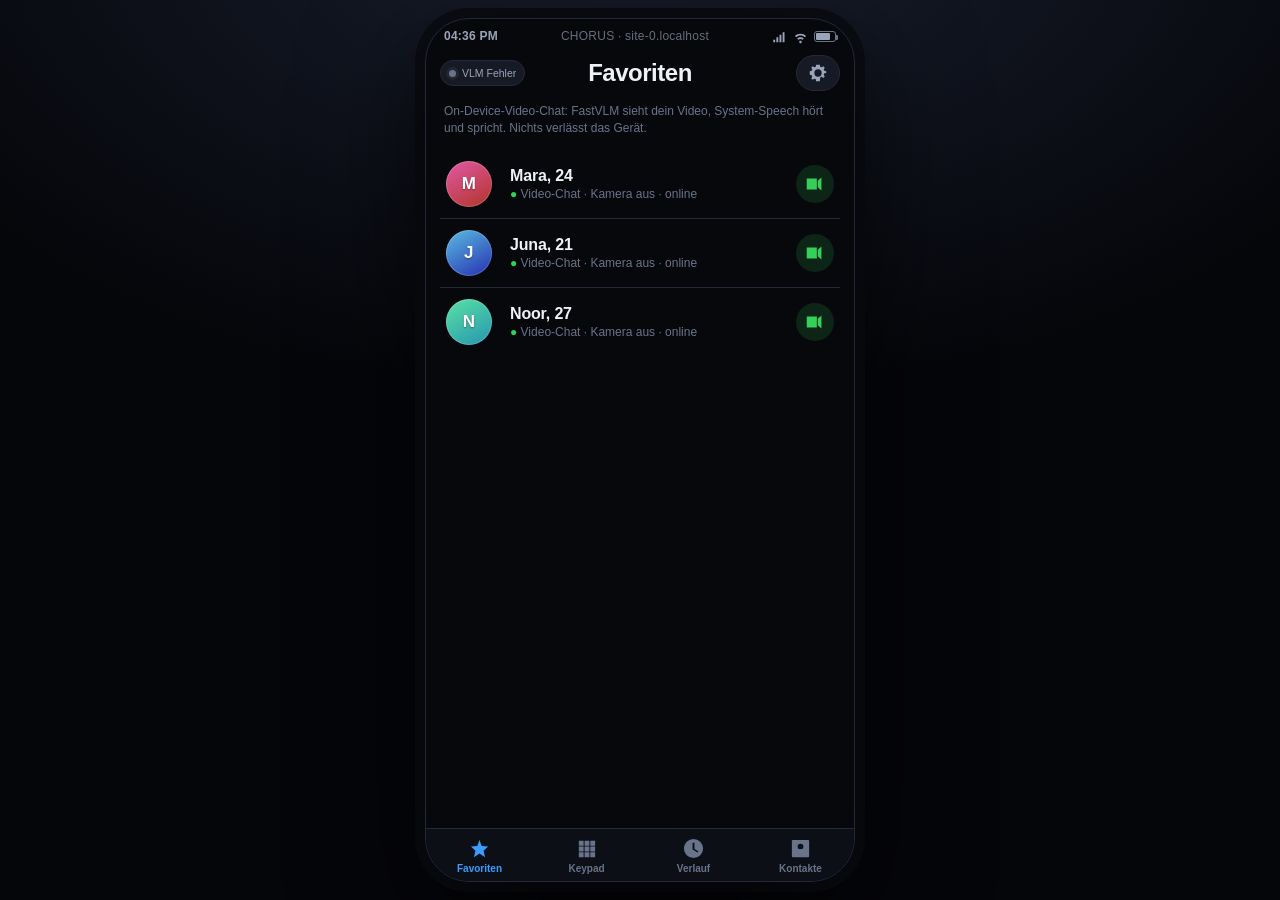
<file: index.html>
<!doctype html>
<html lang="de">
<head>
<meta charset="utf-8">
<meta name="viewport" content="width=device-width, initial-scale=1">
<meta http-equiv="refresh" content="0; url=web/index.html">
<title>CHORUS · FastVLM Live-Video-Chat</title>
<style>
  body{margin:0;height:100vh;display:flex;align-items:center;justify-content:center;
    background:radial-gradient(900px 600px at 50% -10%,#1a2030,#05060a 70%);color:#eef1f7;
    font-family:-apple-system,BlinkMacSystemFont,"Segoe UI",Roboto,Arial,sans-serif;text-align:center}
  a{color:#3b9dff}
  .dot{width:10px;height:10px;border-radius:50%;background:#34d058;display:inline-block;
    margin-right:8px;animation:p 1.2s infinite}
  @keyframes p{50%{opacity:.3}}
</style>
</head>
<body>
  <div>
    <p><span class="dot"></span>CHORUS · FastVLM Live-Vision-Sprachchat</p>
    <p>Weiter zur App: <a href="web/index.html">web/index.html</a></p>
  </div>
</body>
</html>
</file>
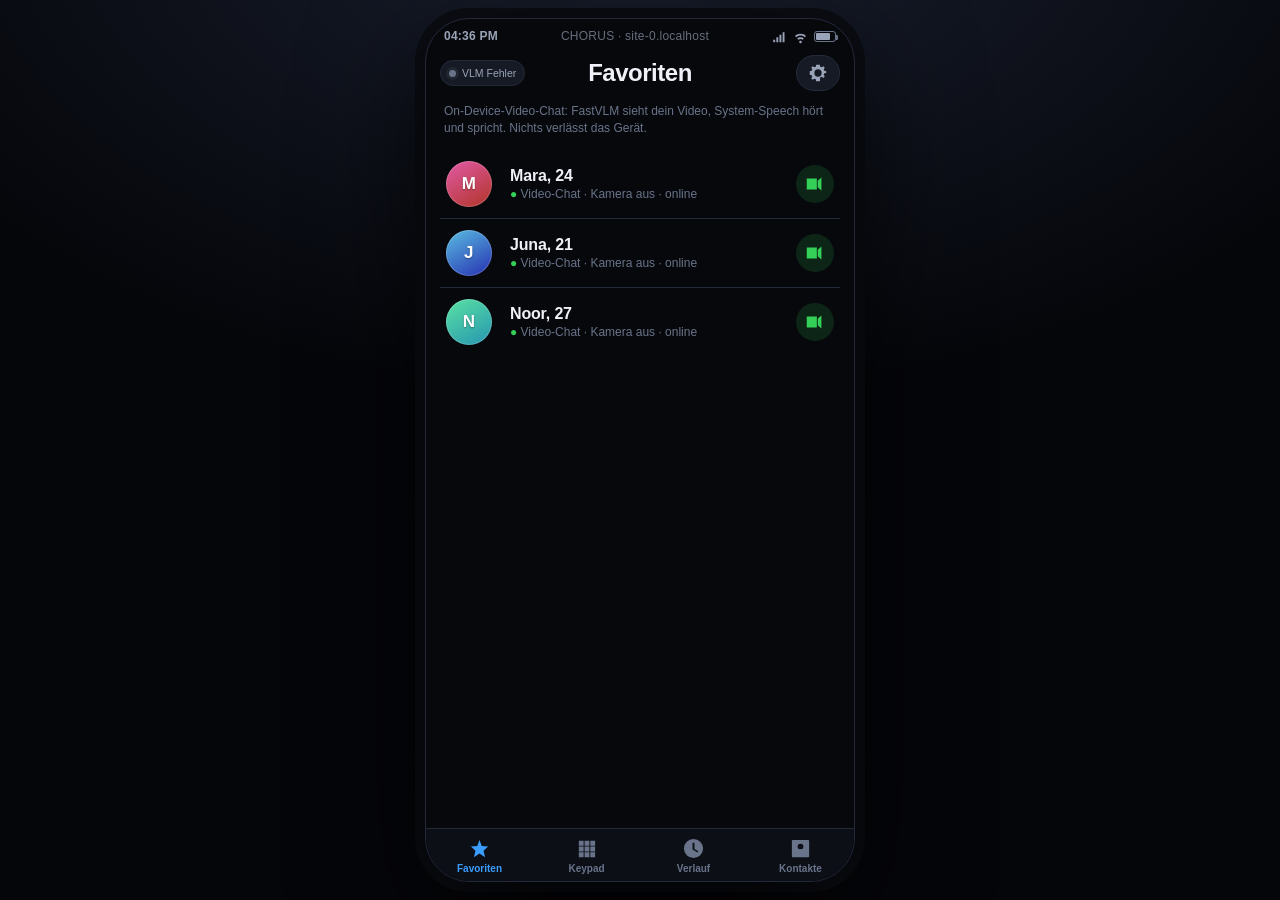
<file: web/index.html>
<!doctype html>
<html lang="de">
<head>
<meta charset="utf-8">
<meta name="viewport" content="width=device-width, initial-scale=1, maximum-scale=1, user-scalable=no, viewport-fit=cover">
<meta name="theme-color" content="#0b0d12">
<meta name="apple-mobile-web-app-capable" content="yes">
<meta name="mobile-web-app-capable" content="yes">
<meta name="apple-mobile-web-app-status-bar-style" content="black-translucent">
<title>CHORUS · FastVLM Video-Chat</title>
<link rel="manifest" href="manifest.webmanifest">
<link rel="stylesheet" href="styles.css">
<link rel="icon" href="assets/icon.svg" type="image/svg+xml">
</head>
<body>

<video id="cam" playsinline muted autoplay></video>
<canvas id="grab" hidden></canvas>

<div id="phone">

  <div class="statusbar">
    <span id="sb-time">--:--</span>
    <span class="sb-mid" id="sb-carrier">CHORUS · on-device</span>
    <span class="sb-right">
      <svg viewBox="0 0 24 24" class="ic"><path d="M2 17h3v4H2zM7 13h3v8H7zM12 9h3v12h-3zM17 5h3v16h-3z"/></svg>
      <svg viewBox="0 0 24 24" class="ic"><path d="M12 18.8c1.1 0 2 .9 2 2s-.9 2-2 2-2-.9-2-2 .9-2 2-2zm0-5.6c2 0 3.9.8 5.3 2.1l-1.9 2c-.9-.9-2.1-1.4-3.4-1.4s-2.5.5-3.4 1.4l-1.9-2C8.1 14 10 13.2 12 13.2zm0-5.6c3.4 0 6.5 1.3 8.8 3.5l-1.9 2C17.1 11.4 14.7 10.4 12 10.4s-5.1 1-6.9 2.7l-1.9-2C5.5 8.9 8.6 7.6 12 7.6z"/></svg>
      <span class="batt"><i id="sb-batt"></i></span>
    </span>
  </div>

  <!-- ══════════ Dialer ══════════ -->
  <section class="screen active" id="screen-dialer">
    <header class="nav">
      <button class="nav-btn ghost" id="btn-engine"><span class="dot" id="engine-dot"></span><span id="engine-label">VLM …</span></button>
      <h1 id="dialer-title">Favoriten</h1>
      <button class="nav-btn" id="btn-settings" aria-label="Einstellungen">
        <svg viewBox="0 0 24 24" class="ic"><path d="M12 8a4 4 0 100 8 4 4 0 000-8zm9 4l-2.1.4a7 7 0 01-.7 1.7l1.2 1.7-1.6 1.6-1.7-1.2a7 7 0 01-1.7.7L14 21h-4l-.4-2.1a7 7 0 01-1.7-.7L6.2 19.4 4.6 17.8l1.2-1.7a7 7 0 01-.7-1.7L3 14v-4l2.1-.4a7 7 0 01.7-1.7L4.6 6.2l1.6-1.6 1.7 1.2a7 7 0 011.7-.7L10 3h4l.4 2.1a7 7 0 011.7.7l1.7-1.2 1.6 1.6-1.2 1.7a7 7 0 01.7 1.7L21 10z"/></svg>
      </button>
    </header>
    <div class="body">
      <div class="tabpane active" id="pane-fav">
        <p class="hint">On-Device-Video-Chat: FastVLM sieht dein Video, System-Speech hört und spricht. Nichts verlässt das Gerät.</p>
        <ul class="contacts" id="fav-list"></ul>
      </div>
      <div class="tabpane" id="pane-key">
        <div class="key-display"><span id="key-num">&nbsp;</span></div>
        <div class="keypad" id="keypad"></div>
        <div class="key-actions">
          <button class="round green big" id="key-call" aria-label="Anrufen">
            <svg viewBox="0 0 24 24" class="ic"><path d="M6.6 10.8c1.4 2.8 3.8 5.1 6.6 6.6l2.2-2.2c.3-.3.7-.4 1-.2 1.1.4 2.3.6 3.6.6.6 0 1 .4 1 1V20c0 .6-.4 1-1 1C10.6 21 3 13.4 3 4c0-.6.4-1 1-1h3.5c.6 0 1 .4 1 1 0 1.2.2 2.4.6 3.6.1.4 0 .8-.3 1z"/></svg>
          </button>
          <button class="round ghost" id="key-del" aria-label="Löschen">
            <svg viewBox="0 0 24 24" class="ic"><path d="M22 3H7L1 12l6 9h15a2 2 0 002-2V5a2 2 0 00-2-2zm-3.3 12.3L17.3 17 12 11.7 6.7 17 5.3 15.6 10.6 10 5.3 4.7 6.7 3.3 12 8.6l5.3-5.3 1.4 1.4L13.4 10z"/></svg>
          </button>
        </div>
      </div>
      <div class="tabpane" id="pane-recents">
        <ul class="contacts" id="recent-list"></ul>
        <p class="hint" id="recent-empty">Noch keine Anrufe.</p>
      </div>
      <div class="tabpane" id="pane-contacts">
        <ul class="contacts" id="contact-list"></ul>
      </div>
    </div>
    <nav class="tabbar">
      <button class="tab active" data-tab="fav"><svg viewBox="0 0 24 24" class="ic"><path d="M12 17.3L6.2 21l1.6-6.6L3 9.9l6.7-.6L12 3l2.3 6.3 6.7.6-4.8 4.5 1.6 6.6z"/></svg><span>Favoriten</span></button>
      <button class="tab" data-tab="key"><svg viewBox="0 0 24 24" class="ic"><path d="M4 4h5v5H4zM10 4h5v5h-5zM16 4h5v5h-5zM4 10h5v5H4zM10 10h5v5h-5zM16 10h5v5h-5zM4 16h5v5H4zM10 16h5v5h-5zM16 16h5v5h-5z"/></svg><span>Keypad</span></button>
      <button class="tab" data-tab="recents"><svg viewBox="0 0 24 24" class="ic"><path d="M12 2a10 10 0 100 20 10 10 0 000-20zm1 10.6l4 2.3-.8 1.4L11 13V6h2z"/></svg><span>Verlauf</span></button>
      <button class="tab" data-tab="contacts"><svg viewBox="0 0 24 24" class="ic"><path d="M4 3h16a1 1 0 011 1v16a1 1 0 01-1 1H4a1 1 0 01-1-1V4a1 1 0 011-1zm8 4a3 3 0 100 6 3 3 0 000-6zm-5 9c0-2 2.2-3.5 5-3.5s5 1.5 5 3.5v1H7z"/></svg><span>Kontakte</span></button>
    </nav>
  </section>

  <!-- ══════════ Anruf: oben Charakter · Mitte Waveform · unten du ══════════ -->
  <section class="screen" id="screen-call">

    <!-- oben: Charakter-/App-Seite -->
    <div class="her" id="her">
      <div class="her-head">
        <div class="her-id">
          <div class="avatar big" id="call-avatar"><span>M</span></div>
          <div class="her-meta">
            <h2 id="call-name">Mara</h2>
            <p id="call-state">verbindet…</p>
          </div>
        </div>
        <div class="call-top-actions">
          <button class="ghost-ic" id="btn-subs" data-on="true" aria-label="Untertitel">
            <svg viewBox="0 0 24 24" class="ic"><path d="M4 4h16a1 1 0 011 1v14a1 1 0 01-1 1H4a1 1 0 01-1-1V5a1 1 0 011-1zm3 8v2h4v-2zm6 0v2h4v-2zm-6 4v2h10v-2z"/></svg>
          </button>
          <button class="ghost-ic" id="btn-panel" data-on="false" aria-label="Protokoll">
            <svg viewBox="0 0 24 24" class="ic"><path d="M3 3h18v18H3zm2 2v14h14V5zm2 3h10v2H7zm0 4h10v2H7z"/></svg>
          </button>
          <div class="call-timer" id="call-timer">00:00</div>
        </div>
      </div>
      <div class="her-sub-wrap">
        <div class="sub her-sub" id="sub-her">&nbsp;</div>
      </div>
    </div>

    <!-- mitte: echte Audio-Waveform als Trennelement (oben = sie, unten = du) -->
    <div class="wavewrap">
      <span class="wavetag top">SIE</span>
      <canvas id="waveform"></canvas>
      <span class="wavetag bottom">DU</span>
    </div>

    <!-- unten: deine Seite -->
    <div class="mine" id="mine">
      <canvas id="modelview"></canvas>
      <div class="mv-hud">
        <span class="hud-tag live"><i class="rec"></i>FASTVLM INPUT</span>
        <span class="hud-tag" id="hud-frame">frame –</span>
        <span class="hud-tag" id="hud-size">– × –</span>
        <span class="hud-tag" id="hud-rate">– fps</span>
        <span class="hud-tag" id="hud-gpu">HW …</span>
      </div>
      <div class="mv-tools">
        <button class="mvtool" id="btn-torch" data-on="false" aria-label="Taschenlampe">
          <svg viewBox="0 0 24 24" class="ic"><path d="M7 2h10v3l-3 3v3l2 2v9H8v-9l2-2V8L7 5z"/><path d="M11 15h2v5h-2z" opacity=".5"/></svg>
        </button>
        <button class="mvtool" id="btn-flip" aria-label="Kamera wechseln">
          <svg viewBox="0 0 24 24" class="ic"><path d="M12 5V2L7 6l5 4V7a5 5 0 015 5h2a7 7 0 00-7-7zm0 12a5 5 0 01-5-5H5a7 7 0 007 7v3l5-4-5-4z"/><path d="M3 6h4l2-2h6l2 2h4v12H3z" opacity=".35"/></svg>
        </button>
      </div>
      <div class="mv-crosshair"><span></span><span></span><span></span><span></span></div>
      <div class="you-sub-wrap"><div class="sub you-sub" id="sub-you">&nbsp;</div></div>
      <div class="mv-caption">exakt diese Pixel sieht FastVLM &nbsp;·&nbsp; <button id="btn-freeze">Pause</button></div>
    </div>

    <div class="controls">
      <button class="ctl" id="btn-mute" data-on="true">
        <svg viewBox="0 0 24 24" class="ic"><path d="M12 14a3 3 0 003-3V5a3 3 0 10-6 0v6a3 3 0 003 3zm5-3a5 5 0 01-10 0H5a7 7 0 006 6.9V21h2v-3.1A7 7 0 0019 11z"/></svg>
        <span>Mikro</span>
      </button>
      <button class="ctl" id="btn-cam" data-on="true">
        <svg viewBox="0 0 24 24" class="ic"><path d="M15 8.5l4-3.5v14l-4-3.5zM3 6h11v12H3z"/></svg>
        <span>Kamera</span>
      </button>
      <button class="ctl" id="btn-keys" data-on="false">
        <svg viewBox="0 0 24 24" class="ic"><path d="M3 6h18a1 1 0 011 1v10a1 1 0 01-1 1H3a1 1 0 01-1-1V7a1 1 0 011-1zm3 3h2v2H6zm3 0h2v2H9zm3 0h2v2h-2zm3 0h2v2h-2zM6 12h2v2H6zm3 0h6v2H9zm7 0h2v2h-2z"/></svg>
        <span>Tastatur</span>
      </button>
      <button class="ctl hangup" id="btn-hangup">
        <svg viewBox="0 0 24 24" class="ic"><path d="M12 9c-3 0-5.7.6-8 1.7V15l3.5-1.5V11c1.4-.5 2.9-.8 4.5-.8s3.1.3 4.5.8v2.5L20 15v-4.3C17.7 9.6 15 9 12 9z"/></svg>
        <span>Beenden</span>
      </button>
    </div>

    <div class="keyrow" id="keyrow" hidden>
      <input id="key-input" type="text" placeholder="Was möchtest du sagen?" autocomplete="off">
      <button id="key-send">Senden</button>
    </div>

    <div class="transcript" id="transcript">
      <div class="chips" id="call-chips">
        <span class="chip" id="chip-vad">VAD …</span>
        <span class="chip" id="chip-asr">ASR …</span>
        <span class="chip" id="chip-vlm">VLM …</span>
        <span class="chip" id="chip-pro">Initiative</span>
      </div>
    </div>
  </section>

  <!-- ══════════ Klingeln ══════════ -->
  <div class="overlay" id="ringing">
    <div class="ring-avatar" id="ring-avatar"><span>M</span></div>
    <h2 id="ring-name">Mara</h2>
    <p id="ring-state">FaceTime-Video · klingelt…</p>
    <div class="ringprog"><i id="ring-prog"></i></div>
    <div class="ring-actions">
      <button class="round red" id="ring-cancel" aria-label="Auflegen">
        <svg viewBox="0 0 24 24" class="ic"><path d="M12 9c-3 0-5.7.6-8 1.7V15l3.5-1.5V11c1.4-.5 2.9-.8 4.5-.8s3.1.3 4.5.8v2.5L20 15v-4.3C17.7 9.6 15 9 12 9z"/></svg>
      </button>
    </div>
  </div>

  <!-- ══════════ Einstellungen ══════════ -->
  <div class="sheet" id="settings">
    <div class="sheet-head">
      <h2>Einstellungen</h2>
      <button class="nav-btn" id="settings-close">Fertig</button>
    </div>
    <div class="sheet-body" id="settings-body"></div>
  </div>

  <div id="toast"></div>
</div>

<script type="module" src="js/app.js"></script>
</body>
</html>
</file>
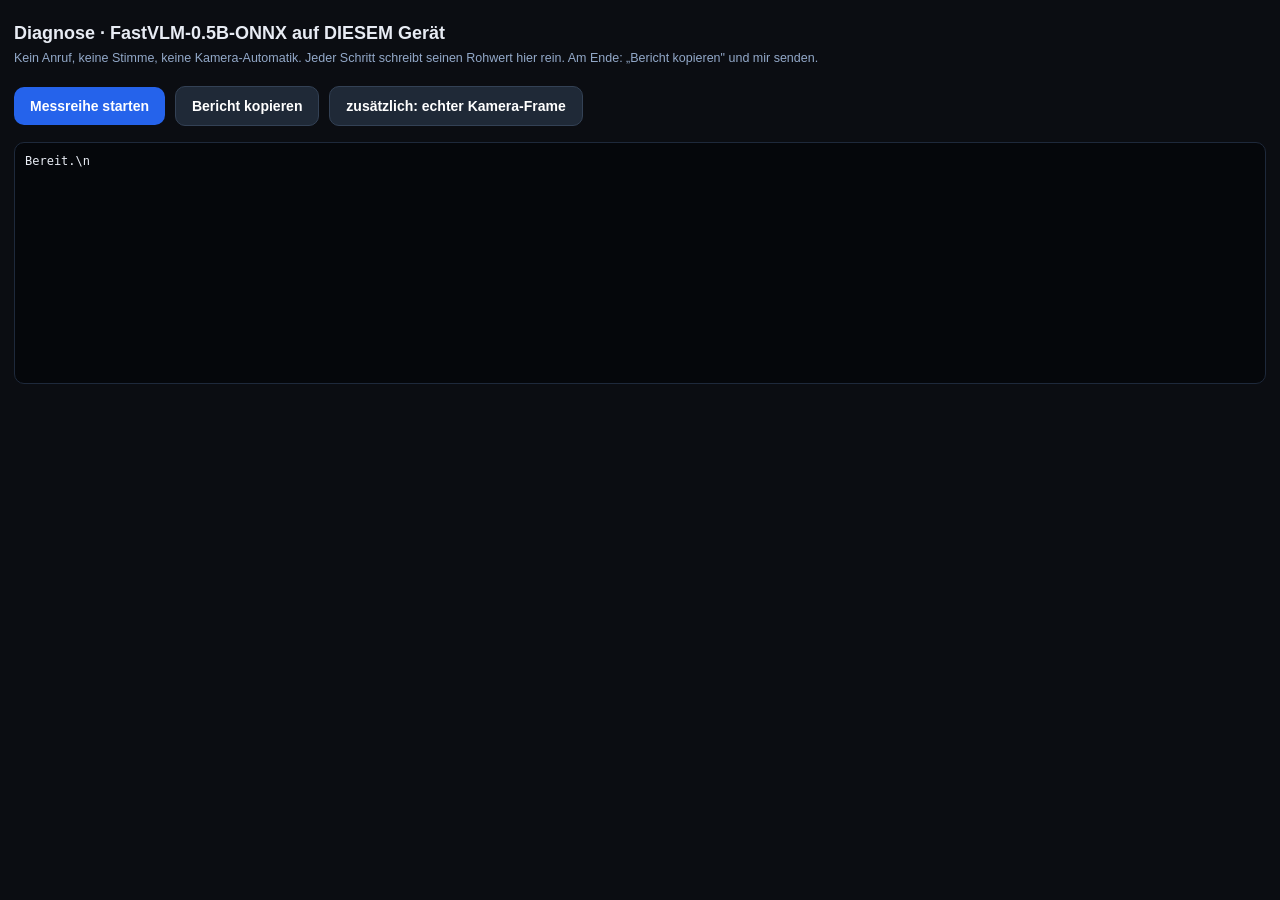
<file: web/diag.html>
<!doctype html>
<html lang="de">
<head>
<meta charset="utf-8">
<meta name="viewport" content="width=device-width, initial-scale=1, viewport-fit=cover">
<meta name="theme-color" content="#0b0d12">
<title>CHORUS · Diagnose</title>
<style>
  :root{color-scheme:dark}
  body{margin:0;background:#0b0d12;color:#e8ecf4;font:14px/1.5 -apple-system,BlinkMacSystemFont,"Segoe UI",Roboto,Arial,sans-serif;padding:14px 14px 40px}
  h1{font-size:18px;margin:6px 0 2px}
  p.hin{color:#93a9c9;font-size:12.5px;margin:0 0 14px}
  button{background:#2563eb;color:#fff;border:0;border-radius:10px;padding:11px 16px;font-size:14px;font-weight:600;margin:4px 6px 4px 0}
  button.sec{background:#1f2937;border:1px solid #334155}
  pre{background:#05070b;border:1px solid #1e293b;border-radius:10px;padding:10px;white-space:pre-wrap;word-break:break-word;font:12px/1.45 ui-monospace,SFMono-Regular,Menlo,monospace;min-height:220px}
  .ok{color:#4ade80}.warn{color:#fbbf24}.err{color:#f87171}.dim{color:#64748b}
</style>
</head>
<body>
<h1>Diagnose · FastVLM-0.5B-ONNX auf DIESEM Gerät</h1>
<p class="hin">Kein Anruf, keine Stimme, keine Kamera-Automatik. Jeder Schritt schreibt seinen Rohwert hier rein. Am Ende: „Bericht kopieren" und mir senden.</p>
<button id="run">Messreihe starten</button>
<button id="copy" class="sec">Bericht kopieren</button>
<button id="cam" class="sec">zusätzlich: echter Kamera-Frame</button>
<pre id="log">Bereit.\n</pre>
<script type="module" src="js/diag.js"></script>
</body>
</html>
</file>
<file: web/styles.css>
/* ============================================================
   FastVLM Video-Call  ·  phone-app look
   ============================================================ */
:root{
  --bg:#07080c; --panel:#0e1118; --panel2:#151a24; --line:#232a38;
  --fg:#eef1f7; --fg2:#9aa4b8; --fg3:#69748a;
  --green:#34d058; --green-d:#1f9d42; --red:#ff453a; --blue:#3b9dff; --amber:#ffcc4d;
  --hue:326;
  --r:16px;
  --safe-t:env(safe-area-inset-top,0px);
  --safe-b:env(safe-area-inset-bottom,0px);
  font-size:16px;
}
*{box-sizing:border-box;-webkit-tap-highlight-color:transparent}
html,body{margin:0;padding:0;height:100%;background:#000;color:var(--fg);
  font-family:-apple-system,BlinkMacSystemFont,"SF Pro Text","Segoe UI",Roboto,"Helvetica Neue",Arial,sans-serif;
  overscroll-behavior:none}
button{font:inherit;color:inherit;background:none;border:0;cursor:pointer}
button>*{pointer-events:none}
svg.ic{width:22px;height:22px;fill:currentColor;display:block}
h1,h2,p,ul{margin:0;padding:0}
ul{list-style:none}

/* hidden camera source (must not be display:none on iOS) */
#cam,#grab{position:fixed;left:-9999px;top:0;width:2px;height:2px;opacity:0;pointer-events:none}

/* ---------- phone shell ---------- */
#phone{position:fixed;inset:0;display:flex;flex-direction:column;background:var(--bg);overflow:hidden}
@media (min-width:820px) and (min-height:640px){
  body{display:flex;align-items:center;justify-content:center;
    background:radial-gradient(1200px 700px at 50% -10%,#1a2030,#05060a 70%)}
  #phone{position:relative;width:430px;height:min(932px,96vh);inset:auto;border-radius:44px;
    border:1px solid #23283a;box-shadow:0 40px 120px rgba(0,0,0,.8),0 0 0 10px #0b0d13}
}

/* ---------- status bar ---------- */
.statusbar{flex:0 0 auto;height:calc(30px + var(--safe-t));padding:calc(4px + var(--safe-t)) 18px 0;
  display:flex;align-items:center;justify-content:space-between;font-size:12px;font-weight:600;
  color:var(--fg2);letter-spacing:.02em}
.sb-mid{opacity:.65;font-weight:500}
.sb-right{display:flex;align-items:center;gap:6px}
.sb-right .ic{width:15px;height:15px}
.batt{width:22px;height:11px;border:1px solid var(--fg3);border-radius:3px;position:relative;padding:1px}
.batt::after{content:"";position:absolute;right:-3px;top:3px;width:2px;height:5px;background:var(--fg3);border-radius:0 1px 1px 0}
.batt i{display:block;height:100%;width:80%;background:var(--fg2);border-radius:1px}

/* ---------- screens ---------- */
.screen{position:absolute;inset:0;display:none;flex-direction:column;padding-top:calc(30px + var(--safe-t))}
.screen.active{display:flex}

/* ---------- dialer ---------- */
.nav{flex:0 0 auto;display:grid;grid-template-columns:1fr auto 1fr;align-items:center;padding:6px 14px 10px;gap:8px}
.nav h1{font-size:24px;font-weight:700;letter-spacing:-.02em;text-align:center;white-space:nowrap}
.nav .nav-btn:first-child{justify-self:start;max-width:100%;overflow:hidden}
.nav .nav-btn:first-child span:last-child{overflow:hidden;text-overflow:ellipsis;white-space:nowrap;font-size:10.5px;letter-spacing:0}
.nav .nav-btn:first-child{max-width:44vw;padding:6px 8px}
.nav .nav-btn:last-child{justify-self:end}
.nav-btn{display:flex;align-items:center;gap:6px;padding:6px 10px;border-radius:999px;
  background:var(--panel2);font-size:12px;color:var(--fg2);border:1px solid var(--line);white-space:nowrap}
.nav-btn.ghost .dot{width:7px;height:7px;border-radius:50%;background:var(--fg3);box-shadow:0 0 0 3px rgba(255,255,255,.05)}
.dot.ok{background:var(--green);box-shadow:0 0 8px var(--green)}
.dot.load{background:var(--amber);animation:pulse 1.2s infinite}
.dot.err{background:var(--red)}
@keyframes pulse{50%{opacity:.35}}

.body{flex:1 1 auto;overflow-y:auto;-webkit-overflow-scrolling:touch;padding:0 14px 8px}
.tabpane{display:none}.tabpane.active{display:block}
.hint{color:var(--fg3);font-size:12px;line-height:1.45;padding:2px 4px 12px}

.contacts li{display:flex;align-items:center;gap:12px;padding:11px 6px;border-bottom:1px solid var(--line)}
.contacts li:last-child{border-bottom:0}
.avatar{width:46px;height:46px;border-radius:50%;flex:0 0 auto;display:flex;align-items:center;justify-content:center;
  font-weight:700;font-size:17px;color:#fff;letter-spacing:.02em;
  background:linear-gradient(150deg,hsl(var(--hue) 70% 62%),hsl(calc(var(--hue) + 40) 65% 42%));
  box-shadow:inset 0 0 0 1px rgba(255,255,255,.18)}
.avatar span{text-shadow:0 1px 2px rgba(0,0,0,.35)}
.avatar.big{width:64px;height:64px;font-size:24px}
.c-name{font-size:16px;font-weight:600;letter-spacing:-.01em}
.c-sub{font-size:12px;color:var(--fg3);margin-top:2px}
.c-sub .on{color:var(--green)}
.c-call{margin-left:auto;width:38px;height:38px;border-radius:50%;display:flex;align-items:center;justify-content:center;
  background:rgba(52,208,88,.14);color:var(--green)}
.c-call:active{background:rgba(52,208,88,.3)}
.c-main{flex:1;min-width:0;text-align:left}
.recent-meta{margin-left:auto;text-align:right;font-size:12px;color:var(--fg3)}

/* keypad */
.key-display{height:64px;display:flex;align-items:center;justify-content:center;font-size:32px;
  font-weight:300;letter-spacing:.06em;color:var(--fg)}
.keypad{display:grid;grid-template-columns:repeat(3,1fr);gap:14px 22px;justify-items:center;padding:4px 22px 18px}
.key{width:70px;height:70px;border-radius:50%;background:var(--panel2);display:flex;flex-direction:column;
  align-items:center;justify-content:center;border:1px solid var(--line);transition:transform .06s}
.key:active{transform:scale(.94);background:#1d2433}
.key b{font-size:28px;font-weight:400;line-height:1}
.key small{font-size:9px;letter-spacing:.16em;color:var(--fg3);margin-top:3px}
.key-actions{display:flex;align-items:center;justify-content:center;gap:34px;padding-bottom:12px}
.round{width:64px;height:64px;border-radius:50%;display:flex;align-items:center;justify-content:center}
.round.green{background:var(--green);color:#04140a;box-shadow:0 6px 22px rgba(52,208,88,.32)}
.round.green.big{width:72px;height:72px}
.round.red{background:var(--red);color:#fff;box-shadow:0 6px 22px rgba(255,69,58,.3)}
.round.ghost{background:transparent;color:var(--fg2)}
.round:active{transform:scale(.95)}

/* tab bar */
.tabbar{flex:0 0 auto;display:flex;border-top:1px solid var(--line);background:rgba(14,17,24,.92);
  backdrop-filter:blur(14px);padding-bottom:var(--safe-b)}
.tab{flex:1;display:flex;flex-direction:column;align-items:center;gap:3px;padding:8px 0 7px;
  color:var(--fg3);font-size:10px;font-weight:600}
.tab.active{color:var(--blue)}
.tab .ic{width:23px;height:23px}

/* ============================================================
   CALL SCREEN
   ============================================================ */
#screen-call{background:#000}

/* ---- oben: Charakter-/App-Seite ---- */
.her{flex:1 1 0;min-height:0;display:flex;flex-direction:column;justify-content:space-between;gap:6px;padding:8px 16px 8px;
  background:radial-gradient(120% 90% at 50% 0%,#141a26 0%,#0a0d14 70%)}
.her-head{display:flex;align-items:center;justify-content:space-between;gap:10px}
.her-id{display:flex;align-items:center;gap:11px;min-width:0}
.her-meta{min-width:0}
.her-meta h2{font-size:19px;font-weight:700;letter-spacing:-.02em;white-space:nowrap;overflow:hidden;text-overflow:ellipsis}
.her-meta p{font-size:12px;color:var(--fg2);margin-top:1px}
.call-top-actions{display:flex;align-items:center;gap:7px}
.ghost-ic{width:33px;height:33px;border-radius:50%;display:flex;align-items:center;justify-content:center;
  background:rgba(255,255,255,.07);border:1px solid var(--line);color:var(--fg2)}
.ghost-ic .ic{width:16px;height:16px}
.ghost-ic[data-on="false"]{opacity:.4}
.call-timer{font-variant-numeric:tabular-nums;font-size:12.5px;color:var(--fg2);
  background:rgba(255,255,255,.06);padding:4px 9px;border-radius:999px;white-space:nowrap}
.her-sub-wrap{flex:1 1 auto;min-height:40px;display:flex;align-items:center;justify-content:center;padding-bottom:2px}

.sub{max-width:100%;font-size:13.5px;line-height:1.35;padding:6px 11px;border-radius:12px;text-align:center}
.her-sub{background:hsl(var(--hue) 55% 45% / .26);border:1px solid hsl(var(--hue) 60% 60% / .22);color:var(--fg)}
.sub.blank{opacity:0}
.you-sub{background:rgba(59,157,255,.16);border:1px solid rgba(59,157,255,.2);color:#bcd7ff;font-size:12.5px}

/* ---- Mitte: echte Audio-Waveform als Trennelement ---- */
.wavewrap{flex:0 0 96px;position:relative;height:96px;background:linear-gradient(#0a0d14,#05070b);
  border-top:1px solid #161c28;border-bottom:1px solid #161c28}
#waveform{position:absolute;inset:0;width:100%;height:100%;display:block}
.wavetag{position:absolute;left:10px;font-size:8.5px;letter-spacing:.18em;color:var(--fg3);font-weight:700;pointer-events:none}
.wavetag.top{top:5px}.wavetag.bottom{bottom:5px}

/* ---- unten: deine Seite ---- */
.mine{flex:1 1 0;min-height:0;position:relative;background:#000;overflow:hidden}
#modelview{position:absolute;background:#000;display:block}
#modelview.nosmooth{image-rendering:pixelated}
.mv-hud{position:absolute;left:0;right:0;top:0;display:flex;gap:6px;padding:7px 8px;align-items:center;flex-wrap:wrap;pointer-events:none}
.hud-tag{font-family:ui-monospace,SFMono-Regular,Menlo,monospace;font-size:9.5px;letter-spacing:.04em;
  color:#d7e0f0;background:rgba(6,9,14,.62);border:1px solid rgba(255,255,255,.13);padding:2.5px 6px;border-radius:5px;backdrop-filter:blur(4px)}
.hud-tag.live{color:#ffd9d5;border-color:rgba(255,69,58,.4)}
.rec{display:inline-block;width:6px;height:6px;border-radius:50%;background:var(--red);margin-right:5px;vertical-align:1px;animation:pulse 1.4s infinite}
.mv-tools{position:absolute;right:8px;top:34px;display:flex;flex-direction:column;gap:8px;z-index:3}
.mvtool{width:36px;height:36px;border-radius:50%;display:flex;align-items:center;justify-content:center;
  background:rgba(6,9,14,.6);border:1px solid rgba(255,255,255,.16);color:#dfe6f3;backdrop-filter:blur(4px)}
.mvtool .ic{width:18px;height:18px}
.mvtool[data-on="true"]{background:var(--amber);border-color:var(--amber);color:#231a02}
.mvtool[hidden]{display:none}
.mv-crosshair span{position:absolute;width:16px;height:16px;border:1.5px solid rgba(255,255,255,.5);pointer-events:none}
.mv-crosshair span:nth-child(1){left:8px;top:56px;border-right:0;border-bottom:0}
.mv-crosshair span:nth-child(2){right:8px;top:56px;border-left:0;border-bottom:0}
.mv-crosshair span:nth-child(3){left:8px;bottom:64px;border-right:0;border-top:0}
.mv-crosshair span:nth-child(4){right:8px;bottom:64px;border-left:0;border-top:0}
.you-sub-wrap{position:absolute;left:10px;right:10px;bottom:26px;display:flex;justify-content:center;pointer-events:none;z-index:2}
.mv-caption{position:absolute;left:0;right:0;bottom:0;padding:6px 9px;text-align:center;font-size:9.5px;letter-spacing:.03em;
  color:#9fb0cc;background:linear-gradient(to top,rgba(4,6,10,.88),transparent)}
.mv-caption button{color:var(--blue);font-size:9.5px;text-decoration:underline;padding:0 3px}
.mine.off #modelview{filter:brightness(.12) grayscale(1)}
.mine.off::after{content:"Kamera aus – sie sieht gerade nichts";position:absolute;inset:0;display:flex;align-items:center;justify-content:center;color:var(--fg3);font-size:13px}

/* ---- Controls: nur das Nötige ---- */
.controls{flex:0 0 auto;display:flex;justify-content:space-around;align-items:center;
  padding:12px 30px calc(14px + var(--safe-b));background:#0a0d13;border-top:1px solid var(--line)}
.ctl{display:flex;flex-direction:column;align-items:center;gap:4px;width:64px;color:var(--fg2);font-size:9.5px;font-weight:600;position:relative}
.ctl::before{content:"";position:absolute;top:0;left:50%;transform:translateX(-50%);width:48px;height:48px;
  border-radius:50%;background:var(--panel2);border:1px solid var(--line)}
.ctl>svg{position:relative;z-index:1;width:21px;height:21px;margin-top:13px}
.ctl>span{position:relative;z-index:1;margin-top:2px}
.ctl[data-on="false"]::before{background:#f2f4f8;border-color:#f2f4f8}
.ctl[data-on="false"]{color:#f2f4f8}
.ctl[data-on="false"]>svg{fill:#0a0d13}
.ctl.hangup::before{background:var(--red);border-color:var(--red)}
.ctl.hangup>svg{fill:#fff}
.ctl.hangup{color:#ffb3ad}

/* ---- Tastatur-Eingang (gleichwertig, nicht versteckt) ---- */
.keyrow{flex:0 0 auto;display:flex;gap:6px;padding:6px 10px;background:#0a0d13;border-top:1px solid var(--line)}
.keyrow[hidden]{display:none}
.keyrow input{flex:1;background:var(--panel2);border:1px solid var(--line);color:var(--fg);
  border-radius:12px;padding:10px 12px;font-size:14px;min-width:0}
.keyrow button{background:var(--blue);color:#fff;border-radius:12px;padding:0 16px;font-weight:600}

/* ---- Protokoll (mit Diagnose-Chips) ---- */
.transcript{position:absolute;left:0;right:0;bottom:calc(84px + var(--safe-b));max-height:54%;overflow-y:auto;display:none;
  flex-direction:column;gap:8px;padding:10px 14px 12px;
  background:linear-gradient(to top,#05070bfb 72%,#05070be6 92%,#05070b00);z-index:5}
.transcript.on{display:flex}
.transcript .chips{position:sticky;top:-10px;display:flex;flex-wrap:wrap;gap:5px;justify-content:center;
  padding:6px 4px;margin:-10px -4px 2px;background:rgba(5,7,11,.92);backdrop-filter:blur(6px);border-radius:10px}
.chip{font-size:9.5px;letter-spacing:.03em;color:var(--fg3);background:rgba(255,255,255,.05);
  border:1px solid var(--line);padding:2.5px 7px;border-radius:999px;font-variant-numeric:tabular-nums}
.chip.hot{color:var(--amber);border-color:rgba(255,204,77,.3)}
.chip.live{color:var(--green);border-color:rgba(52,208,88,.3)}
.msg{max-width:82%;padding:8px 11px;border-radius:15px;font-size:13.5px;line-height:1.4}
.msg.her{align-self:flex-start;background:var(--panel2);border:1px solid var(--line);border-bottom-left-radius:5px}
.msg.you{align-self:flex-end;background:#1c3a63;border-bottom-right-radius:5px}
.msg b{display:block;font-size:9.5px;letter-spacing:.06em;color:var(--fg3);margin-bottom:2px;text-transform:uppercase}
.msg.sys{align-self:center;background:none;color:var(--fg3);font-size:11px;text-align:center;max-width:100%}

/* ringing overlay */
.overlay{position:absolute;inset:0;z-index:20;display:none;flex-direction:column;align-items:center;
  justify-content:center;gap:8px;background:radial-gradient(120% 80% at 50% 20%,#1a2233,#05070b 70%)}
.overlay.on{display:flex}
.ring-avatar{width:112px;height:112px;border-radius:50%;display:flex;align-items:center;justify-content:center;
  font-size:40px;font-weight:700;color:#fff;position:relative;
  background:linear-gradient(150deg,hsl(var(--hue) 70% 62%),hsl(calc(var(--hue) + 40) 65% 42%));
  animation:bob 2.4s ease-in-out infinite}
.ring-avatar::after{content:"";position:absolute;inset:-14px;border-radius:50%;
  border:2px solid hsl(var(--hue) 80% 65% / .35);animation:ring 1.8s ease-out infinite}
@keyframes bob{50%{transform:translateY(-6px)}}
.overlay h2{font-size:27px;font-weight:600;margin-top:10px;letter-spacing:-.02em}
.overlay p{color:var(--fg2);font-size:14px}
.ringprog{width:220px;height:3px;background:rgba(255,255,255,.12);border-radius:3px;overflow:hidden;margin-top:14px}
.ringprog i{display:block;height:100%;width:0;background:var(--green);transition:width .25s}
.ring-actions{display:flex;gap:56px;margin-top:40px}
.ring-actions .round{width:70px;height:70px}

/* settings sheet */
.sheet{position:absolute;left:0;right:0;bottom:0;top:12%;z-index:30;display:none;flex-direction:column;
  background:var(--panel);border-radius:20px 20px 0 0;border:1px solid var(--line);border-bottom:0;
  box-shadow:0 -20px 60px rgba(0,0,0,.6);transform:translateY(100%);transition:transform .28s cubic-bezier(.2,.9,.2,1)}
.sheet.on{display:flex;transform:translateY(0)}
.sheet-head{flex:0 0 auto;display:flex;align-items:center;justify-content:space-between;padding:14px 16px;border-bottom:1px solid var(--line)}
.sheet-head h2{font-size:17px;font-weight:700}
.sheet-head .nav-btn{background:var(--blue);color:#fff;border-color:transparent;font-weight:600}
.sheet-body{flex:1 1 auto;overflow-y:auto;padding:6px 16px calc(24px + var(--safe-b))}
.grp{margin:16px 0 6px;font-size:10.5px;letter-spacing:.1em;text-transform:uppercase;color:var(--fg3);font-weight:700}
.row{display:flex;align-items:center;gap:10px;padding:11px 0;border-bottom:1px solid var(--line)}
.row:last-child{border-bottom:0}
.row label{flex:1;font-size:14px;color:var(--fg)}
.row .desc{flex-basis:100%;font-size:11.5px;color:var(--fg3);line-height:1.4;margin-top:-4px}
.row input[type=range]{flex:1.1;accent-color:var(--blue)}
.row select,.row input[type=text],.row input[type=password]{flex:1.1;background:var(--panel2);border:1px solid var(--line);
  color:var(--fg);border-radius:9px;padding:7px 9px;font-size:13px;min-width:0}
.row output{font-variant-numeric:tabular-nums;font-size:12px;color:var(--fg2);min-width:44px;text-align:right}
.switch{position:relative;width:46px;height:27px;flex:0 0 auto}
.switch input{position:absolute;opacity:0;width:100%;height:100%;margin:0;cursor:pointer;z-index:2}
.switch i{position:absolute;inset:0;background:#2a3242;border-radius:999px;transition:.2s}
.switch i::after{content:"";position:absolute;top:2.5px;left:2.5px;width:22px;height:22px;border-radius:50%;background:#fff;transition:.2s}
.switch input:checked + i{background:var(--green)}
.switch input:checked + i::after{transform:translateX(19px)}
.kv{display:flex;justify-content:space-between;gap:10px;font-size:12px;color:var(--fg2);padding:4px 0}
.kv b{color:var(--fg);font-weight:600;font-variant-numeric:tabular-nums}
.warnbox{background:rgba(255,204,77,.09);border:1px solid rgba(255,204,77,.25);color:#ffe6a8;
  border-radius:12px;padding:10px 12px;font-size:12px;line-height:1.45;margin:12px 0}

/* toast */
#toast{position:absolute;left:50%;bottom:120px;transform:translate(-50%,20px);z-index:60;opacity:0;
  transition:.25s;background:#1b2230;border:1px solid var(--line);color:var(--fg);padding:10px 14px;
  border-radius:12px;font-size:13px;max-width:86%;text-align:center;pointer-events:none;box-shadow:0 10px 30px rgba(0,0,0,.5)}
#toast.on{opacity:1;transform:translate(-50%,0)}

/* permission gate */
.gate{position:absolute;inset:0;z-index:40;display:flex;flex-direction:column;align-items:center;justify-content:center;
  gap:14px;padding:32px;text-align:center;background:var(--bg)}
.gate h2{font-size:20px}
.gate p{color:var(--fg2);font-size:13.5px;line-height:1.5;max-width:330px}
.gate code{background:var(--panel2);padding:1px 5px;border-radius:5px;font-size:12px}
</file>
